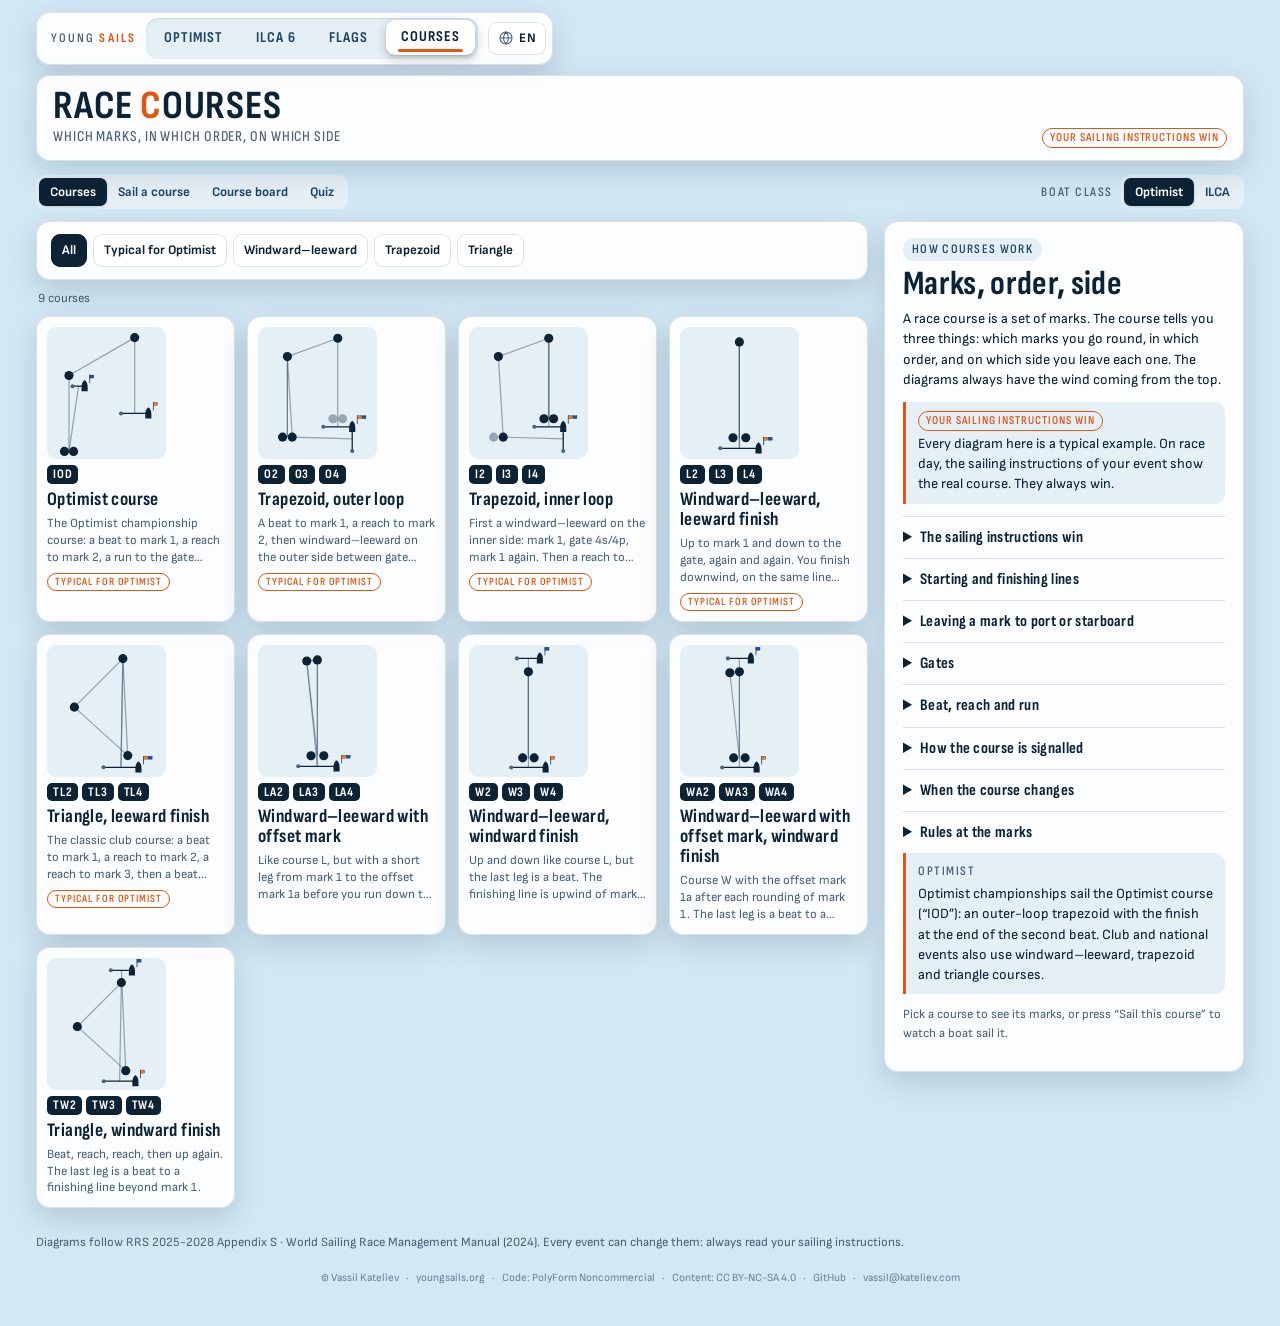
<file: wiki/courses/index.html>
<!doctype html>
<html lang="en">
<head>
<meta charset="utf-8">
<meta name="viewport" content="width=device-width, initial-scale=1, viewport-fit=cover">
<title>Race Courses · Young Sails</title>
<meta name="description" content="Race courses explained for young sailors: windward–leeward, trapezoid, triangle and the Optimist course. Watch a boat sail each course, decode the course board and test yourself with a quiz.">
<meta name="copyright" content="© 2026 Vassil Kateliev · youngsails.org">
<link rel="license" href="https://polyformproject.org/licenses/noncommercial/1.0.0" title="Code: PolyForm Noncommercial 1.0.0">
<link rel="license" href="https://creativecommons.org/licenses/by-nc-sa/4.0/" title="Content: CC BY-NC-SA 4.0">
<link rel="icon" href="../../assets/icons/favicon.svg" type="image/svg+xml">
<link rel="preconnect" href="https://fonts.googleapis.com">
<link rel="preconnect" href="https://fonts.gstatic.com" crossorigin>
<link rel="stylesheet" href="../../assets/css/tokens.css">
<link rel="stylesheet" href="../../assets/css/base.css">
<link rel="stylesheet" href="../../assets/css/wiki.css">
</head>
<body class="wiki">
<div class="wiki-wrap">
  <nav id="siteNav" class="site-nav panel"></nav>

  <header class="wiki-head panel">
    <div class="wiki-title">
      <h1 id="pageTitle">Race courses</h1>
      <p id="tagline"></p>
    </div>
    <div class="wiki-tools">
      <span class="badge-si" id="edition"></span>
    </div>
  </header>

  <nav class="wiki-nav">
    <div class="seg" role="group" id="viewSeg" data-i18n-attr="aria-label:ui.views">
      <button data-view="library" aria-pressed="true" data-i18n="ui.library">Courses</button>
      <button data-view="player" aria-pressed="false" data-i18n="ui.player">Sail a course</button>
      <button data-view="board" aria-pressed="false" data-i18n="ui.boardView">Course board</button>
      <button data-view="quiz" aria-pressed="false" data-i18n="ui.quiz">Quiz</button>
    </div>
    <div class="opt">
      <span class="eyebrow-label" id="classLabel" data-i18n="ui.classLabel">Boat class</span>
      <div class="seg" role="group" id="classSeg" aria-labelledby="classLabel"></div>
    </div>
  </nav>

  <main id="main">
    <section id="view-library" class="wiki-cols">
      <div>
        <details class="intro-inline panel" id="introInline"><summary></summary><div></div></details>
        <div class="filters panel">
          <div class="filter-row" role="group" id="filterRow" data-i18n-attr="aria-label:ui.filters"></div>
        </div>
        <p class="result-count" id="resultCount" aria-live="polite"></p>
        <div class="tile-grid course-grid" id="grid"></div>
      </div>
      <aside class="wiki-aside">
        <section class="wiki-card panel sheet" id="card" aria-live="polite"></section>
      </aside>
    </section>

    <section id="view-player" hidden></section>
    <section id="view-board" hidden></section>
    <section id="view-quiz" hidden></section>
  </main>

  <footer class="wiki-foot">
    <p id="footEdition"></p>
  </footer>
  <footer id="siteFoot" class="site-foot"></footer>
</div>

<script type="module">
  import { startCourses } from '../../assets/js/wiki/courses.js';
  import { mountSiteNav } from '../../assets/js/core/sitenav.js';
  mountSiteNav({ current: 'courses' });
  startCourses().catch(err => {
    console.error(err);
    document.getElementById('main').innerHTML = '<div id="err" class="panel">The course library could not load. Check your connection and reload the page.</div>';
  });
</script>
</body>
</html>
</file>
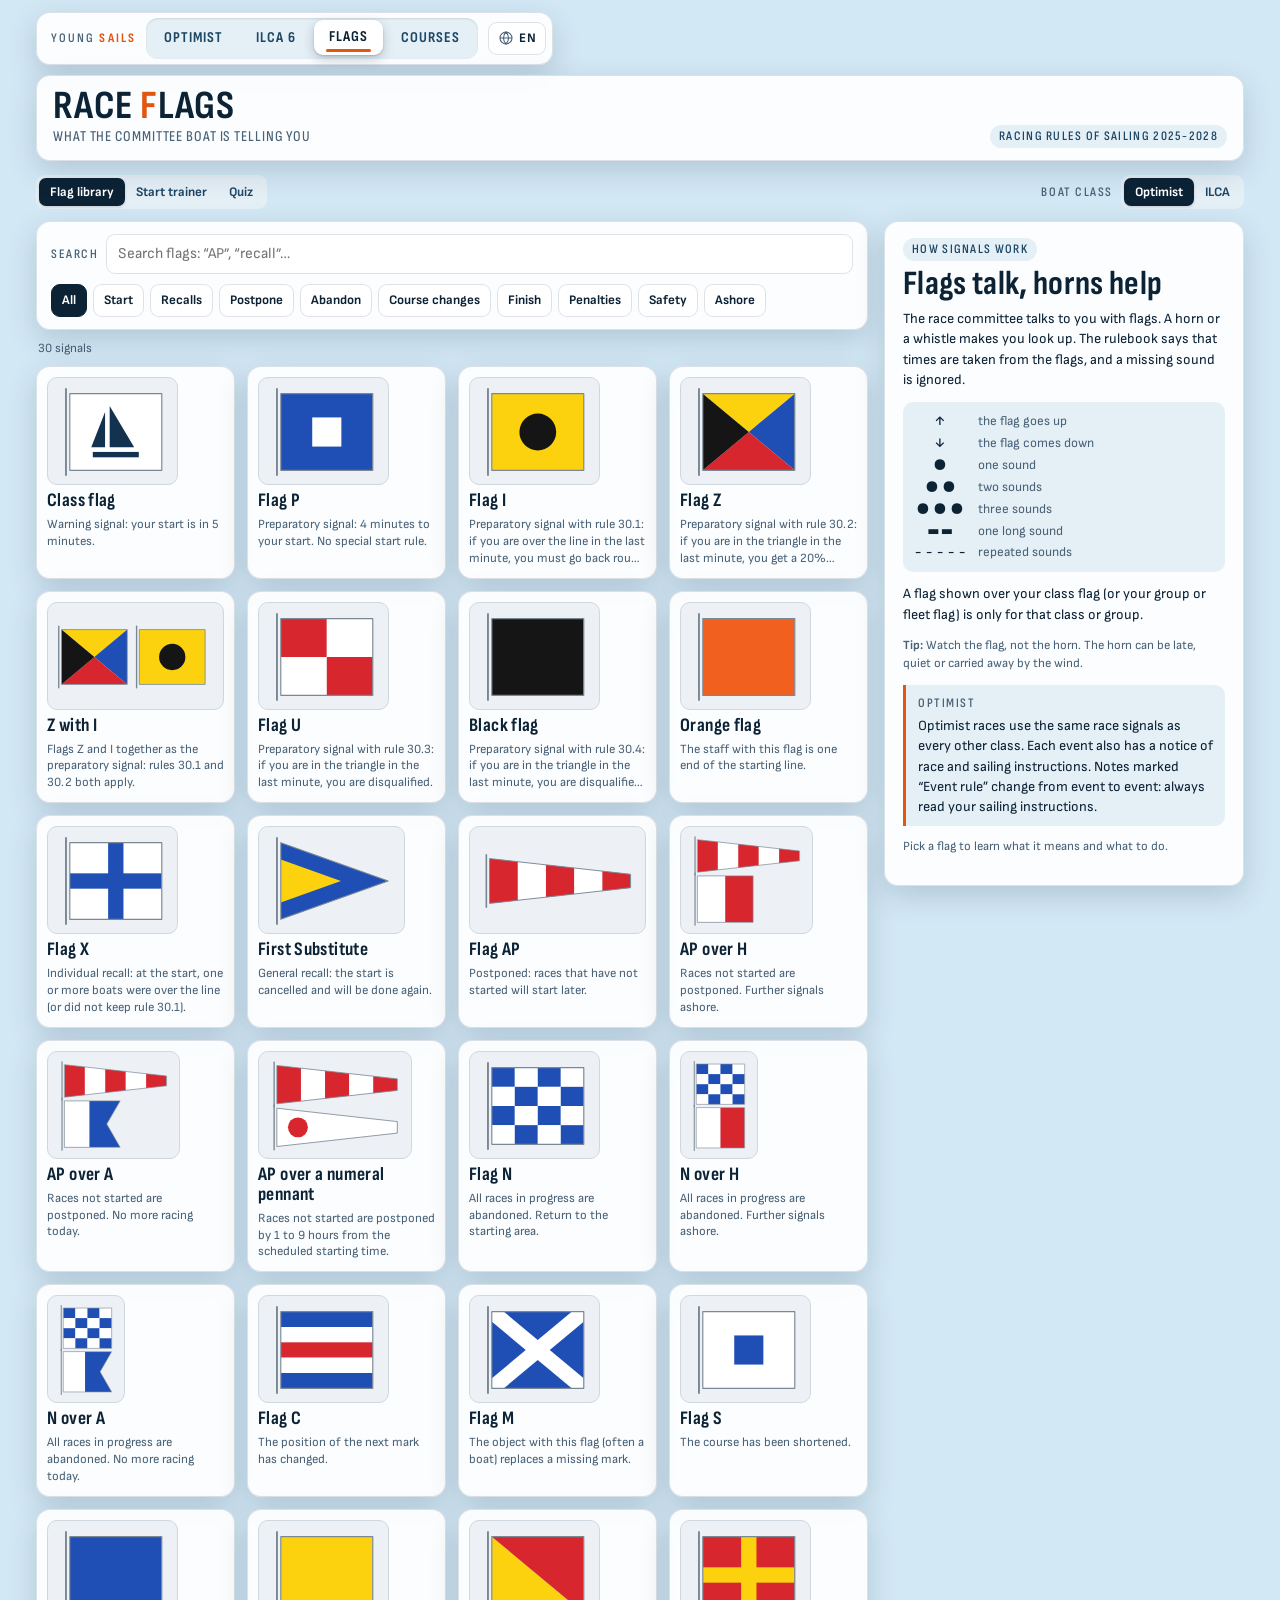
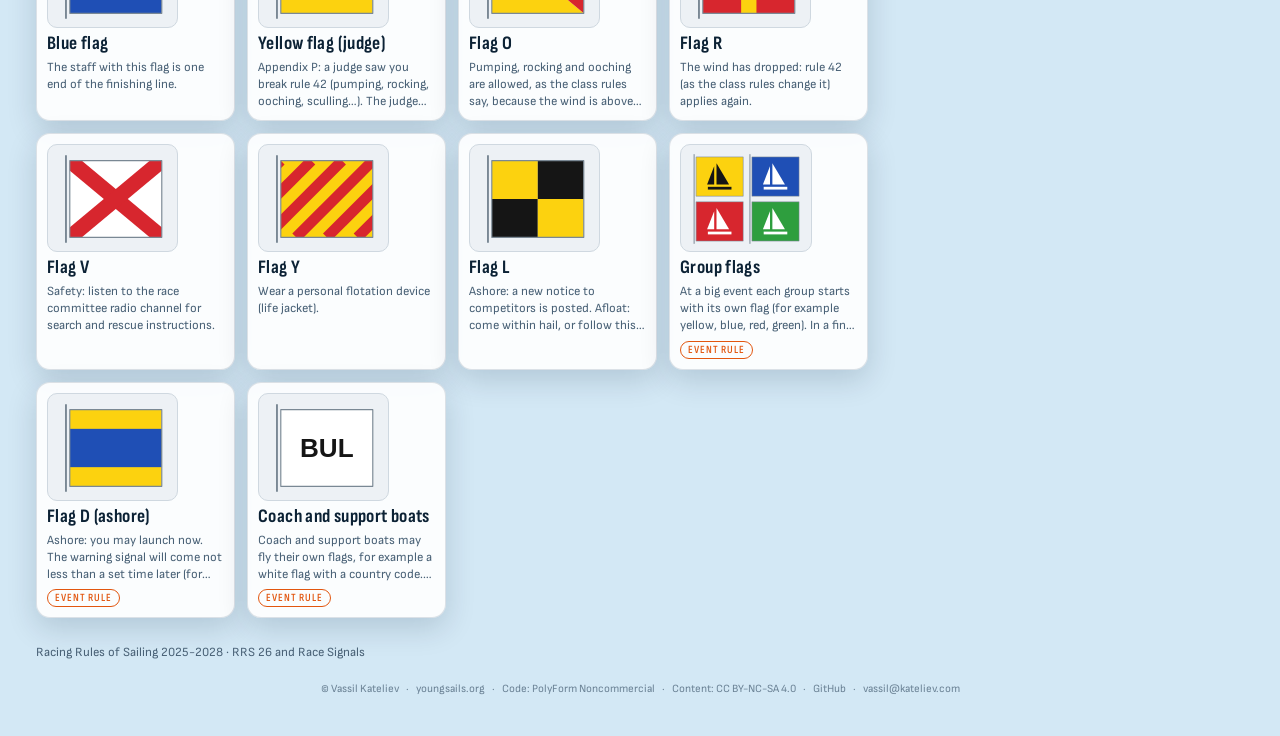
<file: wiki/flags/index.html>
<!doctype html>
<html lang="en">
<head>
<meta charset="utf-8">
<meta name="viewport" content="width=device-width, initial-scale=1, viewport-fit=cover">
<title>Race Flags · Young Sails</title>
<meta name="description" content="The race signals of the Racing Rules of Sailing explained for young sailors: what each flag means, what to do and the sounds that go with it, with a start-sequence trainer and a quiz.">
<meta name="copyright" content="© 2026 Vassil Kateliev · youngsails.org">
<link rel="license" href="https://polyformproject.org/licenses/noncommercial/1.0.0" title="Code: PolyForm Noncommercial 1.0.0">
<link rel="license" href="https://creativecommons.org/licenses/by-nc-sa/4.0/" title="Content: CC BY-NC-SA 4.0">
<link rel="icon" href="../../assets/icons/favicon.svg" type="image/svg+xml">
<link rel="preconnect" href="https://fonts.googleapis.com">
<link rel="preconnect" href="https://fonts.gstatic.com" crossorigin>
<link rel="stylesheet" href="../../assets/css/tokens.css">
<link rel="stylesheet" href="../../assets/css/base.css">
<link rel="stylesheet" href="../../assets/css/wiki.css">
</head>
<body class="wiki">
<div class="wiki-wrap">
  <nav id="siteNav" class="site-nav panel"></nav>

  <header class="wiki-head panel">
    <div class="wiki-title">
      <h1 id="pageTitle">Race flags</h1>
      <p id="tagline"></p>
    </div>
    <div class="wiki-tools">
      <span class="chip" id="edition"></span>
    </div>
  </header>

  <nav class="wiki-nav">
    <div class="seg" role="group" id="viewSeg" data-i18n-attr="aria-label:ui.views">
      <button data-view="library" aria-pressed="true" data-i18n="ui.library">Flag library</button>
      <button data-view="trainer" aria-pressed="false" data-i18n="ui.trainer">Start trainer</button>
      <button data-view="quiz" aria-pressed="false" data-i18n="ui.quiz">Quiz</button>
    </div>
    <div class="opt">
      <span class="eyebrow-label" id="classLabel" data-i18n="ui.classLabel">Boat class</span>
      <div class="seg" role="group" id="classSeg" aria-labelledby="classLabel"></div>
    </div>
  </nav>

  <main id="main">
    <section id="view-library" class="wiki-cols">
      <div>
        <details class="intro-inline panel" id="introInline"><summary></summary><div></div></details>
        <div class="filters panel">
          <label class="search"><span class="eyebrow-label" data-i18n="ui.search">Search</span>
            <input id="search" type="search" autocomplete="off" data-i18n-attr="placeholder:ui.searchPlaceholder">
          </label>
          <div class="filter-row" role="group" id="filterRow" data-i18n-attr="aria-label:ui.filters"></div>
        </div>
        <p class="result-count" id="resultCount" aria-live="polite"></p>
        <div class="tile-grid" id="grid"></div>
      </div>
      <aside class="wiki-aside">
        <section class="wiki-card panel sheet" id="card" aria-live="polite"></section>
      </aside>
    </section>

    <section id="view-trainer" hidden></section>
    <section id="view-quiz" hidden></section>
  </main>

  <footer class="wiki-foot">
    <p id="footEdition"></p>
  </footer>
  <footer id="siteFoot" class="site-foot"></footer>
</div>

<script type="module">
  import { startFlags } from '../../assets/js/wiki/flags.js';
  import { mountSiteNav } from '../../assets/js/core/sitenav.js';
  mountSiteNav({ current: 'flags' });
  startFlags().catch(err => {
    console.error(err);
    document.getElementById('main').innerHTML = '<div id="err" class="panel">The flag library could not load. Check your connection and reload the page.</div>';
  });
</script>
</body>
</html>
</file>
<file: assets/css/tokens.css>
/* Young Sails — design tokens.
   One palette and type system for every section of the site (class explorers,
   wiki pages, game). Pages only use these variables, never raw colours.
   Look: a regatta race display — bright water and sky, white HUD panels,
   race-mark orange as the single accent. */

/* Fonts: the only place they are loaded. Sofia Sans (Lettersoup, OFL) has Bulgarian
   Cyrillic letterforms by default; Russian forms switch on through locl for lang="ru". */
@import url("https://fonts.googleapis.com/css2?family=Sofia+Sans:ital,wght@0,400;0,700;1,400&family=Sofia+Sans+Condensed:wght@500;600;700&display=swap");

:root {
  /* colour */
  --stage: #d3e8f5;               /* page ground behind 3D scenes and content */
  --panel: rgba(255, 255, 255, .9);
  --panel-solid: #ffffff;
  --line: rgba(14, 44, 70, .13);
  --ink: #0c2235;                 /* main text */
  --ink-2: #4a6277;               /* secondary text */
  --accent: #e2560f;              /* race-mark orange */
  --accent-ink: #ffffff;          /* text on accent */
  --chip: #e5eff6;
  --chip-ink: #1d4766;
  --sea: #0f5f86;
  --shadow: 0 10px 30px rgba(8, 32, 54, .16);

  /* semantic, for wiki/rules pages later */
  --ok: #1f9d55;
  --warn: #c98a00;
  --danger: #c62f2f;

  /* neutral light card behind signal flags: the same in both themes, so white
     and yellow flags stay visible in dark mode (flag colours never change) */
  --flag-backing: #edf1f5;
  --flag-backing-line: #cfd8e0;

  /* type */
  --font-display: "Sofia Sans Condensed", "Arial Narrow", "Roboto Condensed", sans-serif;
  --font-body: "Sofia Sans", system-ui, -apple-system, "Segoe UI", sans-serif;
  --fs-body: 14px;
  --fs-small: 12.5px;
  --fs-h1: 40px;
  --fs-h2: 34px;

  /* shape and space */
  --radius: 14px;
  --radius-sm: 9px;
  --gutter: 16px;
}

@media (prefers-color-scheme: dark) {
  :root:not([data-theme="light"]) {
    --stage: #0b1824; --panel: rgba(11, 24, 37, .88); --panel-solid: #0f1f2e; --line: rgba(180, 214, 240, .14);
    --ink: #e6f0f8; --ink-2: #9db3c6; --accent: #ff7a33; --accent-ink: #1d0a00; --chip: #16304a; --chip-ink: #bfe0f7;
    --sea: #5fb7e0; --shadow: 0 10px 30px rgba(0, 0, 0, .45);
    --ok: #4cc584; --warn: #f0b429; --danger: #ff6b6b;
    color-scheme: dark;
  }
}
:root[data-theme="dark"] {
  --stage: #0b1824; --panel: rgba(11, 24, 37, .88); --panel-solid: #0f1f2e; --line: rgba(180, 214, 240, .14);
  --ink: #e6f0f8; --ink-2: #9db3c6; --accent: #ff7a33; --accent-ink: #1d0a00; --chip: #16304a; --chip-ink: #bfe0f7;
  --sea: #5fb7e0; --shadow: 0 10px 30px rgba(0, 0, 0, .45);
  --ok: #4cc584; --warn: #f0b429; --danger: #ff6b6b;
  color-scheme: dark;
}
</file>
<file: assets/css/base.css>
/* Young Sails — base styles and shared components.
   Load after tokens.css. Section-specific layouts (explorer.css, wiki.css …)
   build on these classes instead of restyling them. */

*, *::before, *::after { box-sizing: border-box; }
html, body { height: 100%; }
body {
  margin: 0;
  background: var(--stage);
  color: var(--ink);
  font-family: var(--font-body);
  font-size: var(--fs-body);
  line-height: 1.45;
}
h1, h2, h3 { text-wrap: balance; }
img { max-width: 100%; }
[hidden] { display: none !important; }
button { font: inherit; color: inherit; }
button:focus-visible, input:focus-visible, select:focus-visible, a:focus-visible, label:focus-within {
  outline: 2px solid var(--accent); outline-offset: 2px;
}
a { color: var(--sea); }

/* site mark: small "Young Sails" eyebrow shown on every page */
.site-mark {
  font-family: var(--font-display); font-weight: 600; font-size: 13px;
  letter-spacing: .16em; text-transform: uppercase; color: var(--ink-2); text-decoration: none;
}
.site-mark b { color: var(--accent); font-weight: 700; }

/* site navigation (assets/js/core/sitenav.js): site mark, section tabs, language.
   Tabs sit in a sunken track; the current section is a raised tab with a drop
   shadow and an orange keel line. Pages decide where the bar sits. */
.site-nav { display: flex; align-items: center; gap: 10px; padding: 5px 6px 5px 14px; width: max-content; max-width: 100%; }
.site-nav:empty { display: none; }
.site-tabs { display: flex; gap: 3px; padding: 3px; background: var(--chip); border-radius: 12px; box-shadow: inset 0 1px 2px rgba(8, 32, 54, .12); min-width: 0; }
.site-tab {
  position: relative; display: block; white-space: nowrap; text-decoration: none;
  font-family: var(--font-display); font-weight: 700; font-size: 15px; letter-spacing: .07em; text-transform: uppercase;
  color: var(--chip-ink); padding: 6px 15px 7px; border-radius: 9px;
  transition: background .15s, color .15s, box-shadow .15s, transform .15s;
}
.site-tab:hover { color: var(--ink); background: var(--panel); box-shadow: 0 1px 3px rgba(8, 32, 54, .12); }
.site-tab[aria-current="page"] {
  color: var(--ink); background: var(--panel-solid);
  box-shadow: 0 4px 12px rgba(8, 32, 54, .22), 0 1px 2px rgba(8, 32, 54, .18);
  transform: translateY(-1px);
}
.site-tab[aria-current="page"]::after { content: ""; position: absolute; left: 12px; right: 12px; bottom: 3px; height: 3px; border-radius: 2px; background: var(--accent); }
.site-lang { position: relative; display: flex; align-items: center; gap: 5px; padding: 6px 9px; border: 1px solid var(--line); border-radius: var(--radius-sm); background: var(--panel-solid); cursor: pointer; }
.site-lang:hover { border-color: var(--accent); }
.site-lang svg { width: 16px; height: 16px; fill: none; stroke: var(--ink-2); stroke-width: 1.6; }
.site-lang-code { font-weight: 700; font-size: 13px; letter-spacing: .04em; }
/* the real <select> covers the control, so the native menu (with full language names) opens on tap */
.site-lang select { position: absolute; inset: 0; width: 100%; height: 100%; opacity: 0; cursor: pointer; font: inherit; color: var(--ink); background: var(--panel-solid); }
.site-lang:focus-within { outline: 2px solid var(--accent); outline-offset: 2px; }
@media (max-width: 1100px) { .site-nav > .site-mark { display: none; } .site-nav { padding-left: 6px; } }
@media (max-width: 820px) {
  .site-nav { width: auto; gap: 6px; }
  .site-tabs { flex: 1 1 auto; }
  .site-tab { flex: 1 1 auto; text-align: center; font-size: 14px; letter-spacing: .05em; padding: 6px 8px 7px; }
}

/* site footer (sitenav.js → mountSiteFoot): one small, quiet line; pages decide where it sits */
.site-foot { display: flex; justify-content: center; align-items: center; flex-wrap: wrap; gap: 0 7px;
  font-size: 11px; line-height: 1.4; color: var(--ink-2); opacity: .75; }
.site-foot:empty { display: none; }
.site-foot a { color: inherit; text-decoration: none; }
.site-foot a:hover, .site-foot a:focus-visible { color: var(--ink); text-decoration: underline; }
.site-foot:hover, .site-foot:focus-within { opacity: 1; }

/* floating HUD panel */
.panel {
  background: var(--panel); border: 1px solid var(--line); border-radius: var(--radius);
  box-shadow: var(--shadow); backdrop-filter: blur(10px); -webkit-backdrop-filter: blur(10px);
}

/* labels and chips */
.chip {
  display: inline-block; background: var(--chip); color: var(--chip-ink);
  font-family: var(--font-display); font-weight: 600; font-size: 13px; letter-spacing: .1em; text-transform: uppercase;
  padding: 2px 9px; border-radius: 999px;
}
.eyebrow-label {
  font-family: var(--font-display); font-weight: 600; font-size: 13px; letter-spacing: .12em;
  text-transform: uppercase; color: var(--ink-2);
}
.note { font-size: var(--fs-small); color: var(--ink-2); }

/* key/value spec table (class-rule figures, flag meanings …) */
.spec { display: grid; grid-template-columns: auto 1fr; gap: 4px 14px; margin: 0 0 14px; padding: 10px 12px; background: var(--chip); border-radius: 10px; }
.spec dt { color: var(--ink-2); font-size: 12px; text-transform: uppercase; letter-spacing: .06em; font-family: var(--font-display); font-weight: 600; padding-top: 2px; }
.spec dd { margin: 0; font-variant-numeric: tabular-nums; font-weight: 700; }

/* buttons */
.btn { background: var(--panel-solid); border: 1px solid var(--line); border-radius: var(--radius-sm); padding: 7px 12px; cursor: pointer; font-weight: 700; font-size: 13px; }
.btn:hover { border-color: var(--accent); }
.btn.primary { background: var(--accent); border-color: var(--accent); color: var(--accent-ink); }
.tg { border: 1px solid var(--line); background: var(--panel-solid); border-radius: var(--radius-sm); padding: 6px 10px; cursor: pointer; font-weight: 700; font-size: 13px; white-space: nowrap; }
.tg[aria-pressed="true"] { background: var(--ink); color: var(--panel-solid); border-color: var(--ink); }
.seg { display: flex; background: var(--chip); border-radius: var(--radius-sm); padding: 3px; }
.seg button { border: 0; background: none; padding: 5px 11px; border-radius: 7px; cursor: pointer; font-weight: 700; font-size: 13px; color: var(--chip-ink); }
.seg button[aria-pressed="true"] { background: var(--ink); color: var(--panel-solid); box-shadow: 0 1px 3px rgba(0, 0, 0, .15); }
.check { display: flex; align-items: center; gap: 8px; font-size: 13px; color: var(--ink-2); cursor: pointer; }
.check input { accent-color: var(--accent); width: 16px; height: 16px; }
.row { display: flex; gap: 8px; flex-wrap: wrap; align-items: center; }

/* simple centred message page (lander fallback, 404) */
.message-page { min-height: 100%; display: grid; place-items: center; padding-inline: var(--gutter); padding-block: 40px; }
.message-page .panel { max-width: 460px; padding: 24px 26px; }
.message-page h1 { font-family: var(--font-display); font-size: var(--fs-h2); margin: 6px 0 8px; line-height: 1; }

@media (prefers-reduced-motion: reduce) {
  *, *::before, *::after { transition: none !important; animation: none !important; }
}
</file>
<file: assets/css/wiki.css>
/* Young Sails — layout for wiki-style pages (flags now; rules, courses and
   federations later). Built only on tokens.css and base.css: a header panel,
   a section switcher, a content column with a sticky side card (a bottom sheet
   on phones), tile grids and filter rows. Page-specific parts are at the end. */

body.wiki { min-height: 100%; }
.wiki-wrap { max-width: 1240px; margin: 0 auto; padding: 12px var(--gutter) 40px; }

/* site navigation bar above the header (styles in base.css) */
.wiki-wrap > .site-nav { margin: 0 0 10px; }

/* header */
.wiki-head { display: flex; align-items: flex-end; gap: 10px 18px; flex-wrap: wrap; padding: 10px 16px 12px; }
.wiki-title { display: flex; flex-direction: column; gap: 2px; min-width: 0; flex: 1 1 auto; }
.wiki-title h1 { font-family: var(--font-display); font-weight: 700; font-size: var(--fs-h1); line-height: .9; letter-spacing: .02em; text-transform: uppercase; margin: 2px 0 0; }
.wiki-title h1 span { color: var(--accent); }
.wiki-title p { margin: 0; font-family: var(--font-display); font-weight: 500; font-size: 15px; letter-spacing: .06em; text-transform: uppercase; color: var(--ink-2); }
.wiki-tools { display: flex; align-items: center; gap: 10px; flex-wrap: wrap; }
.wiki-tools select { font: inherit; font-weight: 700; font-size: 13px; border: 1px solid var(--line); background: var(--panel-solid); color: var(--ink); border-radius: var(--radius-sm); padding: 5px 6px; }

/* section switcher + options row */
.wiki-nav { display: flex; justify-content: space-between; align-items: center; gap: 10px 16px; flex-wrap: wrap; margin: 14px 0 12px; }
.wiki-nav .opt { display: flex; align-items: center; gap: 8px; }

/* content column + side card */
.wiki-cols { display: grid; grid-template-columns: minmax(0, 1fr) 360px; gap: 16px; align-items: start; }
.wiki-aside { position: sticky; top: 12px; }
.wiki-panel { padding: 14px 16px; }
.wiki-panel h2, .wiki-card h2 { font-family: var(--font-display); font-weight: 700; font-size: var(--fs-h2); line-height: 1; margin: 2px 0 8px; letter-spacing: .01em; }
.wiki-panel h3 { font-family: var(--font-display); font-weight: 700; font-size: 20px; letter-spacing: .03em; text-transform: uppercase; margin: 0 0 6px; }
.wiki-panel p { margin: 0 0 10px; max-width: 68ch; }

/* side card (same pattern as the explorer's info card) */
.wiki-card { padding: 16px 18px; max-height: calc(100vh - 24px); overflow: auto; }
.wiki-card .eyebrow { display: flex; justify-content: space-between; align-items: center; gap: 8px; margin-bottom: 6px; }
.wiki-card .count { color: var(--ink-2); font-variant-numeric: tabular-nums; font-size: 12px; }
.wiki-card .gloss { color: var(--ink-2); font-style: italic; margin: -4px 0 10px; }
.wiki-card p { margin: 0 0 12px; }
.wiki-card .spec dd { font-weight: 400; }
.wiki-card .spec dd b { font-weight: 700; }
.wiki-card .close { display: none; }
.wiki-card .row { margin-top: 4px; }

/* class / event note inside a card */
.callout { border-left: 3px solid var(--accent); background: var(--chip); border-radius: 0 10px 10px 0; padding: 9px 12px; margin: 0 0 12px; }
.callout .eyebrow-label { display: flex; gap: 8px; flex-wrap: wrap; align-items: center; margin-bottom: 3px; }
.callout p { margin: 0; }
.badge-si { display: inline-block; font-family: var(--font-display); font-weight: 600; font-size: 12px; letter-spacing: .08em; text-transform: uppercase; color: var(--accent); border: 1px solid currentColor; border-radius: 999px; padding: 0 7px; }

/* search + filters */
.filters { display: flex; flex-direction: column; gap: 10px; padding: 12px 14px; margin-bottom: 10px; }
.search { display: flex; align-items: center; gap: 8px; }
.search input { flex: 1; min-width: 0; font: inherit; font-size: 15px; color: var(--ink); background: var(--panel-solid); border: 1px solid var(--line); border-radius: var(--radius-sm); padding: 8px 11px; }
.search input:focus-visible { border-color: var(--accent); }
.filter-row { display: flex; gap: 6px; flex-wrap: wrap; }
.result-count { color: var(--ink-2); font-size: var(--fs-small); margin: 0 2px 8px; }

/* tile grid */
.tile-grid { display: grid; grid-template-columns: repeat(auto-fill, minmax(168px, 1fr)); gap: 12px; }
.tile { display: flex; flex-direction: column; gap: 6px; text-align: left; padding: 10px; cursor: pointer; background: var(--panel); border: 1px solid var(--line); border-radius: var(--radius); box-shadow: var(--shadow); transition: transform .12s, border-color .12s; }
.tile:hover { border-color: var(--accent); transform: translateY(-1px); }
.tile[aria-pressed="true"] { border-color: var(--accent); box-shadow: 0 0 0 2px var(--accent), var(--shadow); }
.tile .tile-name { font-family: var(--font-display); font-weight: 700; font-size: 19px; line-height: 1.05; letter-spacing: .02em; }
.tile .tile-text { font-size: 12.5px; color: var(--ink-2); line-height: 1.35; display: -webkit-box; -webkit-line-clamp: 3; -webkit-box-orient: vertical; overflow: hidden; }
.tile .badge-si { align-self: flex-start; font-size: 11px; }

/* neutral backing for drawn flags (fixed light colour in both themes) */
.art-backing { background: var(--flag-backing); border: 1px solid var(--flag-backing-line); border-radius: 10px; display: grid; place-items: center; padding: 8px; }
.tile .art-backing { height: 108px; }
.art-backing svg { display: block; max-width: 100%; max-height: 100%; width: auto; height: auto; }
.tile .art-backing svg { height: 92px; }
.card-art { height: 170px; margin: 4px 0 12px; }
.card-art svg { height: 150px; }
.strip { display: grid; grid-template-columns: repeat(auto-fill, minmax(56px, 1fr)); gap: 8px; margin: 0 0 12px; }
.strip figure { margin: 0; display: flex; flex-direction: column; gap: 4px; align-items: center; text-align: center; font-size: 12px; color: var(--ink-2); }
.strip .art-backing { width: 100%; height: 58px; padding: 5px; }
.strip .art-backing svg { height: 46px; }

/* rulebook-style sound marks: ↑ • •  ↓ — */
.sound-marks { font-weight: 700; font-size: 12px; letter-spacing: .08em; white-space: nowrap; }
.legend { display: grid; grid-template-columns: auto 1fr; gap: 3px 12px; margin: 0 0 12px; padding: 10px 12px; background: var(--chip); border-radius: 10px; font-size: 13px; }
.legend dt { font-weight: 700; font-size: 13px; letter-spacing: .08em; text-align: center; white-space: nowrap; }
.legend dd { margin: 0; color: var(--ink-2); align-self: center; }

/* intro panel shown above the grid on phones (the side card holds it on wide screens) */
.intro-inline { display: none; margin-bottom: 10px; }
.intro-inline summary { cursor: pointer; font-family: var(--font-display); font-weight: 700; font-size: 17px; letter-spacing: .05em; text-transform: uppercase; padding: 10px 14px; }
.intro-inline > div { padding: 0 14px 12px; }

.wiki-foot { margin-top: 26px; color: var(--ink-2); font-size: var(--fs-small); }
.wiki-foot p { margin: 0 0 4px; }
.wiki-wrap > .site-foot { margin-top: 18px; }
#err { max-width: 460px; margin: 40px auto; padding: 18px; }

/* phones: two-column grid, card becomes a bottom sheet */
@media (max-width: 820px) {
  .wiki-title h1 { font-size: 30px; }
  .wiki-cols { grid-template-columns: minmax(0, 1fr); }
  .wiki-aside { position: static; }
  .tile-grid { grid-template-columns: repeat(2, minmax(0, 1fr)); gap: 10px; }
  .tile .art-backing { height: 86px; }
  .tile .art-backing svg { height: 72px; }
  .tile .tile-name { font-size: 17px; }
  .intro-inline { display: block; }
  .filter-row { flex-wrap: nowrap; overflow-x: auto; padding-bottom: 4px; margin-bottom: -4px; scrollbar-width: thin; }
  .wiki-head .wiki-tools { width: 100%; justify-content: space-between; }
  .sheet { position: fixed; left: 8px; right: 8px; bottom: 0; z-index: 20; max-height: 78vh; border-radius: var(--radius) var(--radius) 0 0;
    padding-bottom: calc(14px + env(safe-area-inset-bottom, 0px)); transform: translateY(105%); transition: transform .25s ease; visibility: hidden; }
  .sheet.open { transform: none; visibility: visible; }
  .sheet .close { display: inline-block; }
  .card-art { height: 130px; }
  .card-art svg { height: 112px; }
  body.sheet-open { overflow: hidden; }
}

/* ---------------- flags page: start trainer ---------------- */
.trainer { display: grid; grid-template-columns: minmax(0, 1fr) 340px; gap: 16px; align-items: start; }
.trainer .scenes { display: grid; grid-template-columns: 1fr 1fr; gap: 12px; }
.tr-col { display: flex; flex-direction: column; gap: 12px; min-width: 0; }
.scene { margin: 0; padding: 8px; }
.scene svg { display: block; width: 100%; height: auto; }
.scene figcaption { font-family: var(--font-display); font-weight: 600; font-size: 13px; letter-spacing: .1em; text-transform: uppercase; color: var(--ink-2); padding: 2px 6px 4px; }
.tr-sea { fill: var(--chip); }
.tr-ink { fill: var(--ink); }
.tr-ink2 { fill: var(--ink-2); }
.tr-line { stroke: var(--ink); stroke-width: 2.5; }
.tr-ext { stroke: var(--ink-2); stroke-width: 2; stroke-dasharray: 6 6; }
.tr-mark { fill: var(--accent); }
.tr-tri { fill: var(--danger); fill-opacity: .08; stroke: var(--danger); stroke-opacity: .5; stroke-width: 1.5; stroke-dasharray: 5 4; transition: fill-opacity .3s; }
.tr-tri.hot { fill-opacity: .26; stroke-opacity: 1; }
.tr-text { fill: var(--ink-2); font-family: var(--font-display); font-weight: 600; font-size: 13px; letter-spacing: .08em; text-transform: uppercase; }
.tr-warn { fill: var(--danger); font-family: var(--font-display); font-weight: 700; font-size: 14px; letter-spacing: .05em; text-transform: uppercase; }
.tr-mast { stroke: var(--ink); stroke-width: 4; stroke-linecap: round; }
.tr-halyard { stroke: var(--ink-2); stroke-width: 1.2; }
.tr-flag { transition: transform .9s cubic-bezier(.3, .7, .3, 1); }
.tr-boat { fill: var(--ink-2); }

.clock { text-align: center; padding: 12px 14px 10px; }
.clock .time { font-family: var(--font-display); font-weight: 700; font-size: 72px; line-height: .95; font-variant-numeric: tabular-nums; letter-spacing: .02em; }
.clock .time.last { color: var(--danger); }
.clock .phase { font-family: var(--font-display); font-weight: 700; font-size: 18px; letter-spacing: .1em; text-transform: uppercase; color: var(--accent); }
.clock .sub { color: var(--ink-2); font-size: 12.5px; min-height: 1.4em; }
.tr-controls { display: flex; flex-direction: column; gap: 10px; padding: 12px 14px; }
.tr-controls .seg { flex-wrap: wrap; }
.tr-controls .seg button { display: inline-flex; align-items: center; gap: 6px; }
.tr-controls .seg svg { height: 16px; width: auto; }
.timeline { position: relative; height: 54px; margin: 6px 6px 2px; }
.timeline .bar { position: absolute; left: 0; right: 0; top: 22px; height: 6px; border-radius: 3px; background: var(--chip); overflow: hidden; }
.timeline .fill { height: 100%; width: 0; background: var(--accent); }
.timeline .tick { position: absolute; top: 14px; transform: translateX(-50%); display: flex; flex-direction: column; align-items: center; gap: 12px; }
.timeline .tick i { width: 3px; height: 22px; background: var(--ink); border-radius: 2px; opacity: .6; }
.timeline .tick b { font-family: var(--font-display); font-size: 13px; line-height: 1; color: var(--ink-2); }
.timeline .tick.major i { opacity: 1; }
.tr-log { margin: 0; padding: 0 0 0 4px; list-style: none; max-height: 220px; overflow: auto; font-size: 13px; }
.tr-log li { display: grid; grid-template-columns: 52px auto 1fr; gap: 8px; padding: 4px 0; border-bottom: 1px solid var(--line); }
.tr-log time { font-variant-numeric: tabular-nums; font-weight: 700; color: var(--ink-2); }
.tr-log .sound-marks { color: var(--accent); }
.rulebox { border-left: 3px solid var(--danger); background: var(--chip); border-radius: 0 10px 10px 0; padding: 9px 12px; }
.rulebox p { margin: 0; }

/* ---------------- flags page: quiz ---------------- */
.quiz { max-width: 780px; }
.quiz .q-flag { height: 180px; margin: 8px 0 14px; }
.quiz .q-flag svg { height: 160px; }
.answers { display: grid; grid-template-columns: repeat(2, minmax(0, 1fr)); gap: 10px; margin: 6px 0 12px; }
.answer { text-align: left; padding: 10px 12px; border: 1px solid var(--line); background: var(--panel-solid); border-radius: var(--radius-sm); cursor: pointer; font-size: 14px; display: flex; flex-direction: column; gap: 6px; }
.answer:hover:not(:disabled) { border-color: var(--accent); }
.answer .art-backing { height: 96px; }
.answer .art-backing svg { height: 80px; }
.answer.right { border-color: var(--ok); box-shadow: 0 0 0 2px var(--ok); }
.answer.wrong { border-color: var(--danger); box-shadow: 0 0 0 2px var(--danger); }
.answer:disabled { cursor: default; }
.feedback { font-weight: 700; min-height: 1.5em; margin: 0 0 10px; }
.feedback.ok { color: var(--ok); }
.feedback.no { color: var(--danger); }

@media (max-width: 980px) {
  /* one column: clock first, then the drawings, the controls, the timeline and the rule */
  .trainer { display: flex; flex-direction: column; align-items: stretch; gap: 12px; }
  .tr-col { display: contents; }
  .clock { order: 1; position: sticky; top: 4px; z-index: 5; } .scenes { order: 2; } .tr-controls { order: 3; } .tr-rules { order: 4; } .tr-time { order: 5; }
}
@media (max-width: 620px) {
  .trainer .scenes { grid-template-columns: minmax(0, 1fr); }
  .clock .time { font-size: 60px; }
  .answers { grid-template-columns: minmax(0, 1fr); }
  .answers.flags-only { grid-template-columns: repeat(2, minmax(0, 1fr)); }
}

/* ---------------- courses page (assets/js/wiki/courses.js, course-art.js) ---------------- */
/* course diagrams: water = --chip (the SVG's .tr-sea rect), marks neutral, accent = current leg and the boat */
.course-art { display: block; border-radius: 10px; overflow: hidden; }
.course-art svg { display: block; width: 100%; height: auto; }
.course-tile .course-art { height: 132px; display: grid; place-items: center; background: var(--chip); }
.course-tile .course-art svg { width: auto; height: 100%; max-width: 100%; }
.tile-codes { display: flex; gap: 4px; flex-wrap: wrap; }
.code { font-family: var(--font-display); font-weight: 700; font-size: 13px; letter-spacing: .06em; background: var(--ink); color: var(--panel-solid); border-radius: 5px; padding: 0 6px; }
.card-course { margin: 4px 0 12px; }
.card-course svg { max-height: 360px; width: auto; max-width: 100%; margin: 0 auto; }
.wiki-card .beats-opt { display: flex; align-items: center; gap: 8px; margin: 0 0 8px; }
.route-head { margin: 4px 0 4px; }

.cs-leg { stroke: var(--ink-2); stroke-width: 1.6; stroke-dasharray: 5 5; opacity: .7; }
.cs-leg.on { stroke: var(--accent); stroke-width: 10; stroke-dasharray: none; stroke-linecap: round; opacity: .22; }
.course-svg:not(:has(#csTrail)) .cs-leg.on { stroke-width: 4; opacity: 1; }
.course-svg.thumb .cs-leg { stroke-width: 2.4; stroke-dasharray: none; opacity: .55; }
.cs-round path { fill: none; stroke: var(--ink); stroke-width: 1.8; }
.cs-round .cs-head { fill: var(--ink); stroke: none; }
.cs-round.on path { stroke: var(--accent); stroke-width: 3; }
.cs-round.on .cs-head { fill: var(--accent); }
.cs-mark circle { fill: var(--panel-solid); stroke: var(--ink); stroke-width: 2; }
.cs-mark text { fill: var(--ink); font-family: var(--font-display); font-weight: 700; font-size: 13px; }
.cs-mark.offset circle { stroke-dasharray: 3 2; }
.cs-mark.unused { opacity: .35; }
.cs-mark.next circle { stroke: var(--accent); stroke-width: 3; }
.cs-mark.on circle { stroke: var(--accent); stroke-width: 4; fill: var(--panel-solid); }
.course-svg.thumb .cs-mark circle { fill: var(--ink); stroke: none; }
.cs-line { stroke: var(--ink); stroke-width: 2.5; }
.cs-pin { fill: var(--ink-2); }
.cs-rc-hull { fill: var(--ink); }
.cs-staff { stroke: var(--ink); stroke-width: 1.4; }
.cs-line-label { font-size: 12px; }
.cs-wind path { fill: var(--panel-solid); stroke: var(--sea); stroke-width: 2; stroke-linejoin: round; }
.cs-wind { transition: transform .6s ease; }
.cs-wind-label { fill: var(--sea); }
.cs-cand circle { fill: var(--accent); }
.cs-cand text { fill: var(--accent-ink); font-family: var(--font-display); font-weight: 700; font-size: 15px; }
.cs-trail { fill: none; stroke: var(--accent); stroke-width: 2.6; stroke-linejoin: round; stroke-linecap: round; }
.cs-ghost { fill: none; stroke: var(--accent); stroke-width: 1.6; stroke-dasharray: 3 5; opacity: .55; }
.cs-hull { fill: var(--accent); stroke: var(--ink); stroke-width: .9; }
.cs-boom { stroke: var(--ink); stroke-width: 2.2; stroke-linecap: round; }

/* order of marks */
.route { list-style: none; counter-reset: stop; margin: 0 0 12px; padding: 0; font-size: 13px; }
.route li { counter-increment: stop; display: grid; grid-template-columns: 26px 1fr; column-gap: 8px; padding: 5px 0; border-bottom: 1px solid var(--line); }
.route li::before { content: counter(stop); grid-row: span 2; align-self: start; width: 22px; height: 22px; border-radius: 50%; display: grid; place-items: center; background: var(--chip); color: var(--chip-ink); font-weight: 700; font-size: 12px; }
.route li b { font-family: var(--font-display); font-size: 15px; letter-spacing: .02em; }
.route li span { color: var(--ink-2); }
.route.live li.done { opacity: .55; }
.route.live li.on::before { background: var(--accent); color: var(--accent-ink); }
.route.live li.on b { color: var(--accent); }
.route-line { font-family: var(--font-display); font-size: 17px; letter-spacing: .02em; }

/* teaching topics in the intro card */
.teach { border-top: 1px solid var(--line); padding: 2px 0; }
.teach summary { cursor: pointer; font-family: var(--font-display); font-weight: 700; font-size: 16px; letter-spacing: .02em; padding: 7px 0; }
.teach p { margin: 0 0 8px; }
.teach .links { display: flex; gap: 12px; flex-wrap: wrap; }
.si-callout .badge-si { font-size: 12px; }

/* course player */
.pl-intro { margin-bottom: 12px; }
.player { display: grid; grid-template-columns: minmax(0, 1fr) 340px; gap: 16px; align-items: start; }
.pl-col { display: flex; flex-direction: column; gap: 12px; min-width: 0; }
.pl-scene { position: sticky; top: 12px; }
.pl-art svg { display: block; width: 100%; height: auto; max-height: calc(100vh - 90px); }
.pl-status .phase { font-size: 16px; }
.pl-status .pl-leg { font-size: 46px; line-height: 1; margin: 2px 0 4px; }
.pl-point { font-weight: 700; font-size: 13.5px; color: var(--ink); min-height: 1.4em; }
.pl-select { display: flex; flex-direction: column; gap: 4px; }
.pl-select select { font: inherit; font-weight: 700; font-size: 14px; color: var(--ink); background: var(--panel-solid); border: 1px solid var(--line); border-radius: var(--radius-sm); padding: 7px 8px; max-width: 100%; }
.pl-buttons .btn { padding: 9px 12px; font-size: 14px; }
.pl-route .route { margin: 0; max-height: 300px; overflow: auto; }
.pl-note a { white-space: nowrap; }

/* course-board decoder */
.board-wrap { display: grid; grid-template-columns: 320px minmax(0, 1fr); gap: 16px; align-items: start; margin-top: 12px; }
.board-panel { padding: 14px 16px; display: flex; flex-direction: column; gap: 10px; }
.board-face { display: flex; flex-direction: column; gap: 6px; }
.board-face input { width: 100%; font-family: var(--font-display); font-weight: 700; font-size: 64px; line-height: 1; letter-spacing: .08em; text-align: center; text-transform: uppercase;
  color: #fff; background: #0c2235; border: 6px solid var(--panel-solid); outline: 1px solid var(--line); border-radius: 10px; padding: 12px 8px; }
.board-face input::placeholder { color: rgba(255, 255, 255, .25); }
.board-face input:focus-visible { outline: 3px solid var(--accent); }
.bd-picks { flex-wrap: wrap; }
.bd-code { font-size: 44px; letter-spacing: .06em; }
.bd-art { max-width: 520px; margin: 4px 0 10px; }
.bd-art svg { max-height: 420px; width: auto; max-width: 100%; }

/* quiz on a diagram: diagram left, answers right (stacked on phones) */
#view-quiz .quiz { max-width: 980px; }
.q-prompt { font-size: 24px; }
.q-body { display: grid; grid-template-columns: minmax(0, 1.1fr) minmax(0, 1fr); gap: 16px; align-items: start; margin-top: 6px; }
.q-course svg { max-height: min(460px, 62vh); width: auto; max-width: 100%; margin: 0 auto; }
.q-side .answers { grid-template-columns: minmax(0, 1fr); margin-top: 0; }
.q-side .answer { font-size: 15px; padding: 12px 14px; }
.q-side .answers.three { grid-template-columns: repeat(3, minmax(0, 1fr)); }
.answers.three .answer { text-align: center; font-family: var(--font-display); font-weight: 700; font-size: 22px; }

@media (max-width: 980px) {
  .player { display: flex; flex-direction: column; align-items: stretch; gap: 12px; }
  .pl-col { display: contents; }
  .pl-status { order: 1; position: sticky; top: 4px; z-index: 5; padding: 8px 12px; }
  .pl-scene { order: 2; position: static; } .pl-controls { order: 3; } .pl-route { order: 4; } .pl-note { order: 5; }
  .pl-art svg { max-height: 62vh; }
  .board-wrap { grid-template-columns: minmax(0, 1fr); }
}
@media (max-width: 620px) {
  .pl-status .pl-leg { font-size: 34px; }
  .pl-buttons { display: grid; grid-template-columns: 1fr 1fr; }
  .pl-buttons .btn { padding: 12px 10px; font-size: 15px; }
  .course-tile .course-art { height: 104px; }
  .board-face input { font-size: 52px; }
  .q-prompt { font-size: 20px; }
  .q-body { grid-template-columns: minmax(0, 1fr); }
}
</file>
